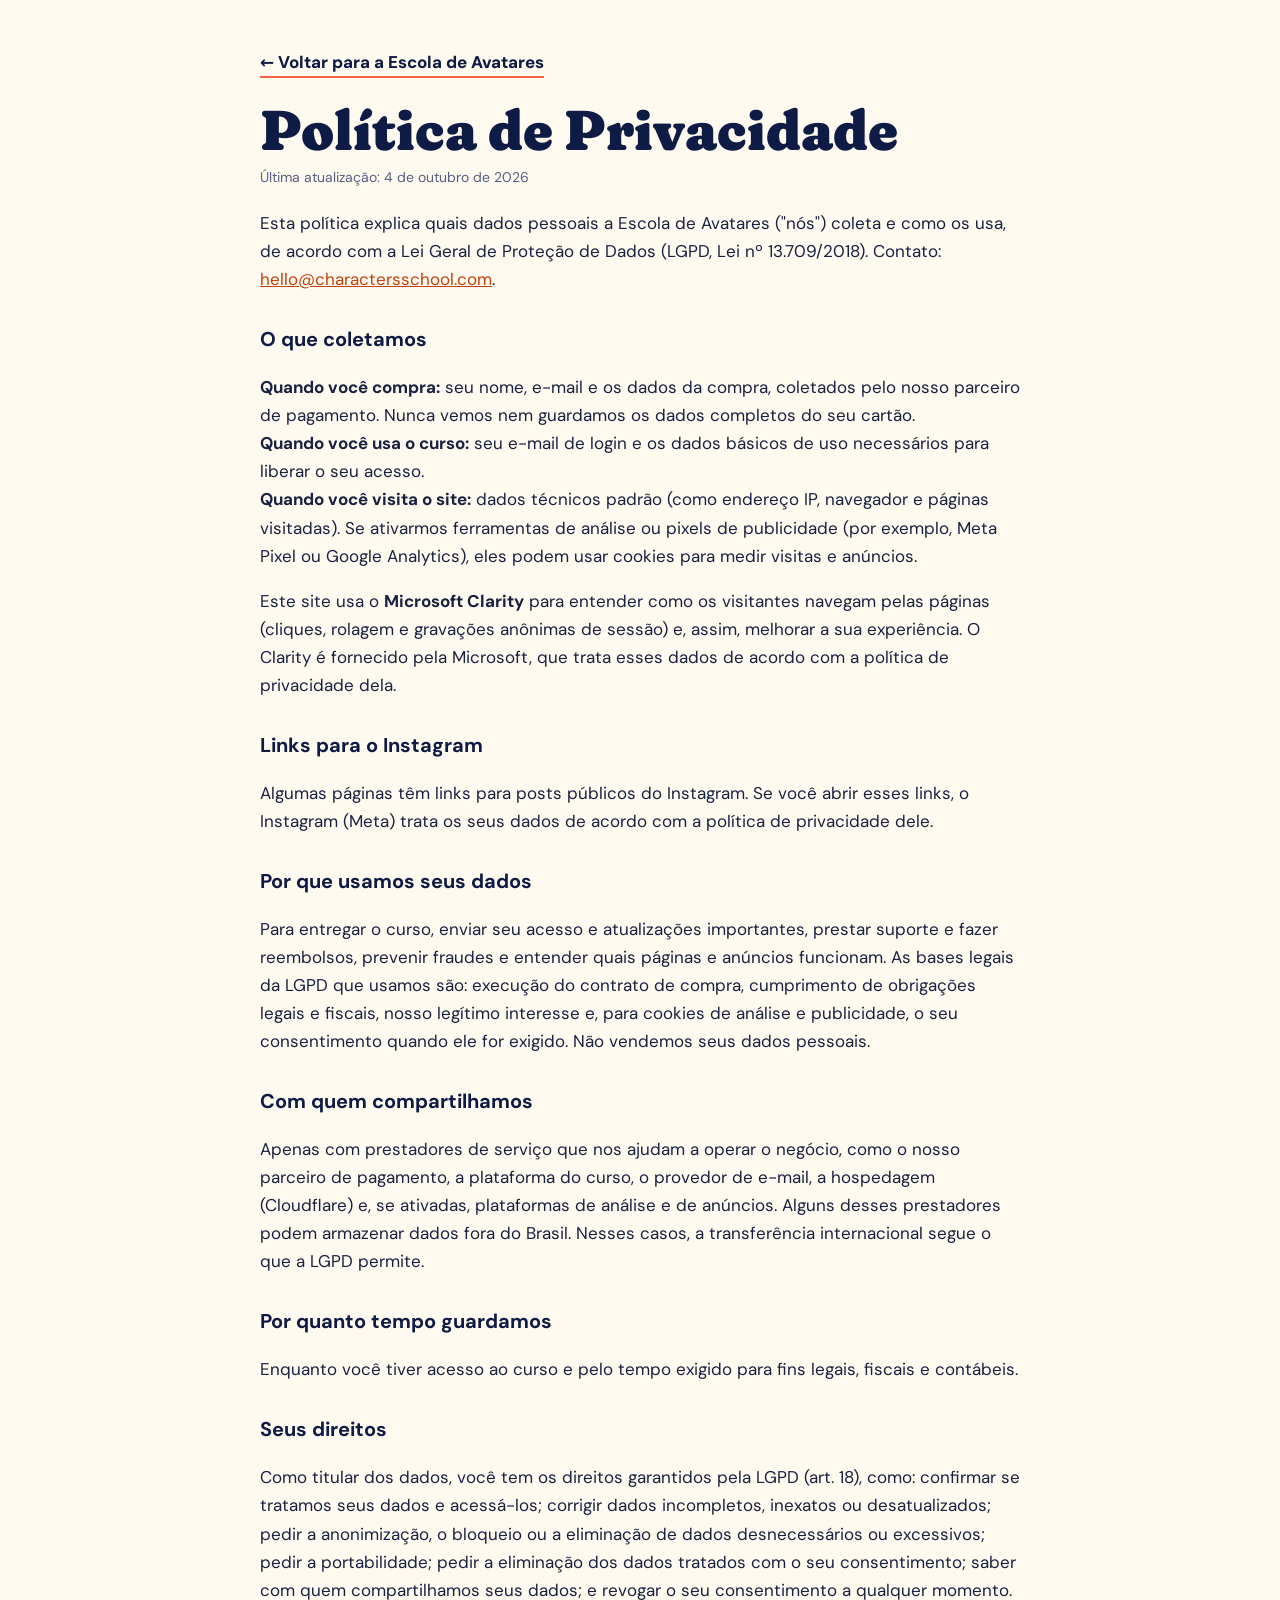
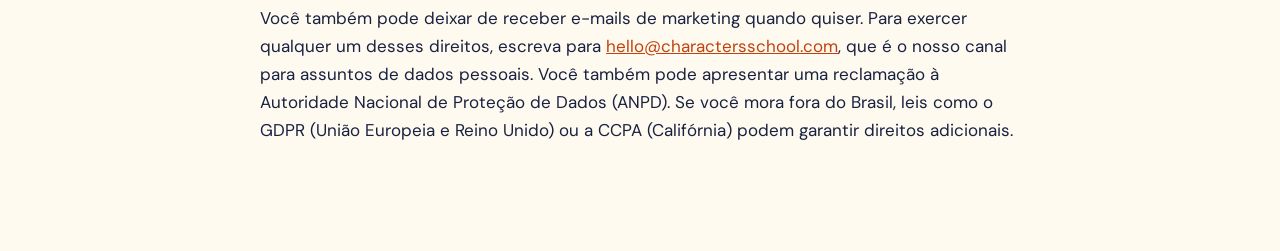
<file: br/privacidade.html>
<!DOCTYPE html><!-- Rascunho: revisar com o responsável legal antes do lançamento --><html lang="pt-BR"><head><script>(function(){if(location.protocol!=='file:')return;function s(){if(document.getElementById('__site_host_notice'))return;var d=document.createElement('div');d.id='__site_host_notice';d.style.cssText='position:fixed;inset:0;z-index:2147483647;background:#0A0A0A;color:#fff;display:flex;align-items:center;justify-content:center;padding:24px;font-family:system-ui,-apple-system,Segoe UI,Roboto,Helvetica,Arial,sans-serif';d.innerHTML='<div style="max-width:440px;text-align:center;line-height:1.55"><div style="font-size:20px;font-weight:600;margin-bottom:12px">Quase l&aacute;: seu site precisa estar publicado</div><div style="opacity:.85;font-size:15px">Abrir o arquivo direto no computador n&atilde;o funciona, &eacute; uma prote&ccedil;&atilde;o do navegador. Para ver seu site, publique esta pasta em qualquer hospedagem de sites.</div><div style="opacity:.7;font-size:13px;margin-top:14px">Jeito r&aacute;pido e gr&aacute;tis: acesse <b>app.netlify.com/drop</b> e arraste a pasta para a p&aacute;gina.</div></div>';(document.body||document.documentElement).appendChild(d);}if(document.readyState==='loading'){document.addEventListener('DOMContentLoaded',s);}else{s();}setTimeout(s,400);})();</script>
<!-- UTMify -->
<script src="https://cdn.utmify.com.br/scripts/utms/latest.js" data-utmify-prevent-xcod-sck data-utmify-prevent-subids async defer></script>
<!-- UTMify -->
<script src="https://cdn.utmify.com.br/scripts/utms/latest.js" data-utmify-prevent-xcod-sck data-utmify-prevent-subids async defer></script>
<meta charset="utf-8"><meta name="viewport" content="width=device-width, initial-scale=1">
<title>Política de Privacidade · Escola de Avatares</title>
<meta name="robots" content="noindex, nofollow">
  <link rel="stylesheet" href="../assets/css/fonts.css">
<style>
  body{margin:0;background:#fffaf0;color:#18213f;font:17px/1.65 "DM Sans",system-ui,sans-serif}
  main{width:min(760px,100% - 32px);margin:0 auto;padding:48px 0 90px}
  a{color:#c2410c}
  h1{font-family:"Fraunces",Georgia,serif;font-weight:900;font-variation-settings:"SOFT" 100,"WONK" 1;font-size:clamp(36px,6vw,56px);line-height:1;margin:24px 0 8px;color:#0e1b45}
  h2{font-size:20px;margin:30px 0 6px;color:#0e1b45}
  .back{display:inline-block;font-weight:800;text-decoration:none;border-bottom:2px solid #f2673f;color:#0e1b45}
  .upd{color:#56607f;font-size:14px;margin:0 0 20px}
</style>

</head>
<body><main>
<a class="back" href="./">← Voltar para a Escola de Avatares</a>
<h1>Política de Privacidade</h1>
<p class="upd">Última atualização: 4 de outubro de 2026</p>
<p>Esta política explica quais dados pessoais a Escola de Avatares ("nós") coleta e como os usa, de acordo com a Lei Geral de Proteção de Dados (LGPD, Lei nº 13.709/2018). Contato: <a href="mailto:hello@charactersschool.com">hello@charactersschool.com</a>.</p>
<h2>O que coletamos</h2><p><b>Quando você compra:</b> seu nome, e-mail e os dados da compra, coletados pelo nosso parceiro de pagamento. Nunca vemos nem guardamos os dados completos do seu cartão.<br><b>Quando você usa o curso:</b> seu e-mail de login e os dados básicos de uso necessários para liberar o seu acesso.<br><b>Quando você visita o site:</b> dados técnicos padrão (como endereço IP, navegador e páginas visitadas). Se ativarmos ferramentas de análise ou pixels de publicidade (por exemplo, Meta Pixel ou Google Analytics), eles podem usar cookies para medir visitas e anúncios.</p>
<p>Este site usa o <b>Microsoft Clarity</b> para entender como os visitantes navegam pelas páginas (cliques, rolagem e gravações anônimas de sessão) e, assim, melhorar a sua experiência. O Clarity é fornecido pela Microsoft, que trata esses dados de acordo com a política de privacidade dela.</p>
<h2>Links para o Instagram</h2><p>Algumas páginas têm links para posts públicos do Instagram. Se você abrir esses links, o Instagram (Meta) trata os seus dados de acordo com a política de privacidade dele.</p>
<h2>Por que usamos seus dados</h2><p>Para entregar o curso, enviar seu acesso e atualizações importantes, prestar suporte e fazer reembolsos, prevenir fraudes e entender quais páginas e anúncios funcionam. As bases legais da LGPD que usamos são: execução do contrato de compra, cumprimento de obrigações legais e fiscais, nosso legítimo interesse e, para cookies de análise e publicidade, o seu consentimento quando ele for exigido. Não vendemos seus dados pessoais.</p>
<h2>Com quem compartilhamos</h2><p>Apenas com prestadores de serviço que nos ajudam a operar o negócio, como o nosso parceiro de pagamento, a plataforma do curso, o provedor de e-mail, a hospedagem (Cloudflare) e, se ativadas, plataformas de análise e de anúncios. Alguns desses prestadores podem armazenar dados fora do Brasil. Nesses casos, a transferência internacional segue o que a LGPD permite.</p>
<h2>Por quanto tempo guardamos</h2><p>Enquanto você tiver acesso ao curso e pelo tempo exigido para fins legais, fiscais e contábeis.</p>
<h2>Seus direitos</h2><p>Como titular dos dados, você tem os direitos garantidos pela LGPD (art. 18), como: confirmar se tratamos seus dados e acessá-los; corrigir dados incompletos, inexatos ou desatualizados; pedir a anonimização, o bloqueio ou a eliminação de dados desnecessários ou excessivos; pedir a portabilidade; pedir a eliminação dos dados tratados com o seu consentimento; saber com quem compartilhamos seus dados; e revogar o seu consentimento a qualquer momento. Você também pode deixar de receber e-mails de marketing quando quiser. Para exercer qualquer um desses direitos, escreva para <a href="mailto:hello@charactersschool.com">hello@charactersschool.com</a>, que é o nosso canal para assuntos de dados pessoais. Você também pode apresentar uma reclamação à Autoridade Nacional de Proteção de Dados (ANPD). Se você mora fora do Brasil, leis como o GDPR (União Europeia e Reino Unido) ou a CCPA (Califórnia) podem garantir direitos adicionais.</p>
</main><!-- Vercel Web Analytics (só analytics; Speed Insights fica desligado de propósito) -->
<script>window.va = window.va || function () { (window.vaq = window.vaq || []).push(arguments); };</script>
<script defer="" src="/_vercel/insights/script.js"></script>

</body></html>
</file>
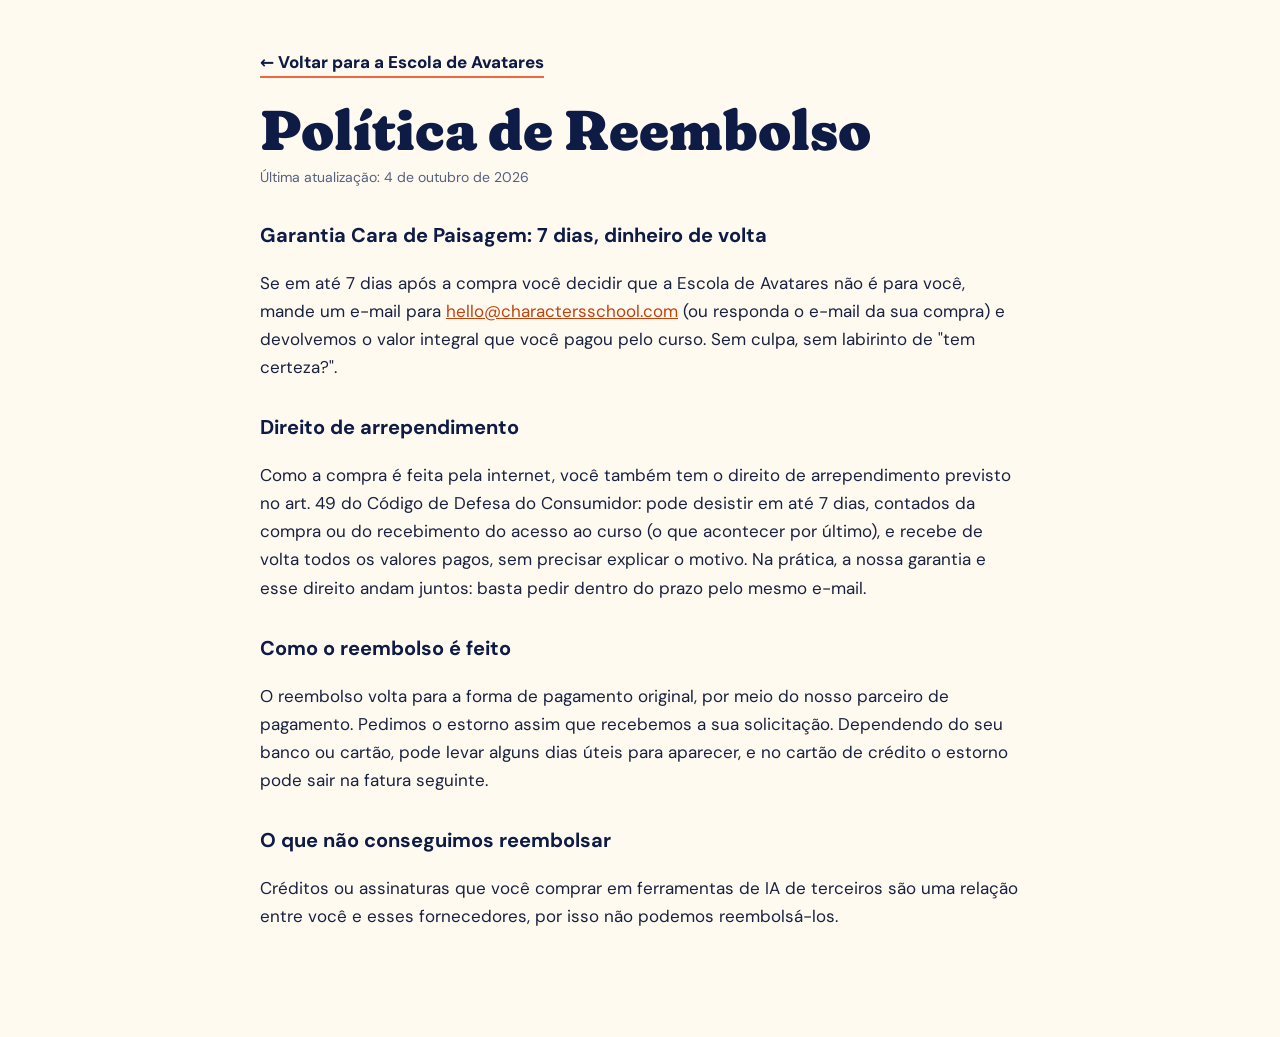
<file: br/reembolso.html>
<!DOCTYPE html><!-- Rascunho: revisar com o responsável legal antes do lançamento --><html lang="pt-BR"><head><script>(function(){if(location.protocol!=='file:')return;function s(){if(document.getElementById('__site_host_notice'))return;var d=document.createElement('div');d.id='__site_host_notice';d.style.cssText='position:fixed;inset:0;z-index:2147483647;background:#0A0A0A;color:#fff;display:flex;align-items:center;justify-content:center;padding:24px;font-family:system-ui,-apple-system,Segoe UI,Roboto,Helvetica,Arial,sans-serif';d.innerHTML='<div style="max-width:440px;text-align:center;line-height:1.55"><div style="font-size:20px;font-weight:600;margin-bottom:12px">Quase l&aacute;: seu site precisa estar publicado</div><div style="opacity:.85;font-size:15px">Abrir o arquivo direto no computador n&atilde;o funciona, &eacute; uma prote&ccedil;&atilde;o do navegador. Para ver seu site, publique esta pasta em qualquer hospedagem de sites.</div><div style="opacity:.7;font-size:13px;margin-top:14px">Jeito r&aacute;pido e gr&aacute;tis: acesse <b>app.netlify.com/drop</b> e arraste a pasta para a p&aacute;gina.</div></div>';(document.body||document.documentElement).appendChild(d);}if(document.readyState==='loading'){document.addEventListener('DOMContentLoaded',s);}else{s();}setTimeout(s,400);})();</script>
<!-- UTMify -->
<script src="https://cdn.utmify.com.br/scripts/utms/latest.js" data-utmify-prevent-xcod-sck data-utmify-prevent-subids async defer></script>
<!-- UTMify -->
<script src="https://cdn.utmify.com.br/scripts/utms/latest.js" data-utmify-prevent-xcod-sck data-utmify-prevent-subids async defer></script>
<meta charset="utf-8"><meta name="viewport" content="width=device-width, initial-scale=1">
<title>Política de Reembolso · Escola de Avatares</title>
<meta name="robots" content="noindex, nofollow">
  <link rel="stylesheet" href="../assets/css/fonts.css">
<style>
  body{margin:0;background:#fffaf0;color:#18213f;font:17px/1.65 "DM Sans",system-ui,sans-serif}
  main{width:min(760px,100% - 32px);margin:0 auto;padding:48px 0 90px}
  a{color:#c2410c}
  h1{font-family:"Fraunces",Georgia,serif;font-weight:900;font-variation-settings:"SOFT" 100,"WONK" 1;font-size:clamp(36px,6vw,56px);line-height:1;margin:24px 0 8px;color:#0e1b45}
  h2{font-size:20px;margin:30px 0 6px;color:#0e1b45}
  .back{display:inline-block;font-weight:800;text-decoration:none;border-bottom:2px solid #f2673f;color:#0e1b45}
  .upd{color:#56607f;font-size:14px;margin:0 0 20px}
</style>

</head>
<body><main>
<a class="back" href="./">← Voltar para a Escola de Avatares</a>
<h1>Política de Reembolso</h1>
<p class="upd">Última atualização: 4 de outubro de 2026</p>
<h2>Garantia Cara de Paisagem: 7 dias, dinheiro de volta</h2>
<p>Se em até 7 dias após a compra você decidir que a Escola de Avatares não é para você, mande um e-mail para <a href="mailto:hello@charactersschool.com">hello@charactersschool.com</a> (ou responda o e-mail da sua compra) e devolvemos o valor integral que você pagou pelo curso. Sem culpa, sem labirinto de "tem certeza?".</p>
<h2>Direito de arrependimento</h2><p>Como a compra é feita pela internet, você também tem o direito de arrependimento previsto no art. 49 do Código de Defesa do Consumidor: pode desistir em até 7 dias, contados da compra ou do recebimento do acesso ao curso (o que acontecer por último), e recebe de volta todos os valores pagos, sem precisar explicar o motivo. Na prática, a nossa garantia e esse direito andam juntos: basta pedir dentro do prazo pelo mesmo e-mail.</p>
<h2>Como o reembolso é feito</h2><p>O reembolso volta para a forma de pagamento original, por meio do nosso parceiro de pagamento. Pedimos o estorno assim que recebemos a sua solicitação. Dependendo do seu banco ou cartão, pode levar alguns dias úteis para aparecer, e no cartão de crédito o estorno pode sair na fatura seguinte.</p>
<h2>O que não conseguimos reembolsar</h2><p>Créditos ou assinaturas que você comprar em ferramentas de IA de terceiros são uma relação entre você e esses fornecedores, por isso não podemos reembolsá-los.</p>
</main><!-- Vercel Web Analytics (só analytics; Speed Insights fica desligado de propósito) -->
<script>window.va = window.va || function () { (window.vaq = window.vaq || []).push(arguments); };</script>
<script defer="" src="/_vercel/insights/script.js"></script>

</body></html>
</file>
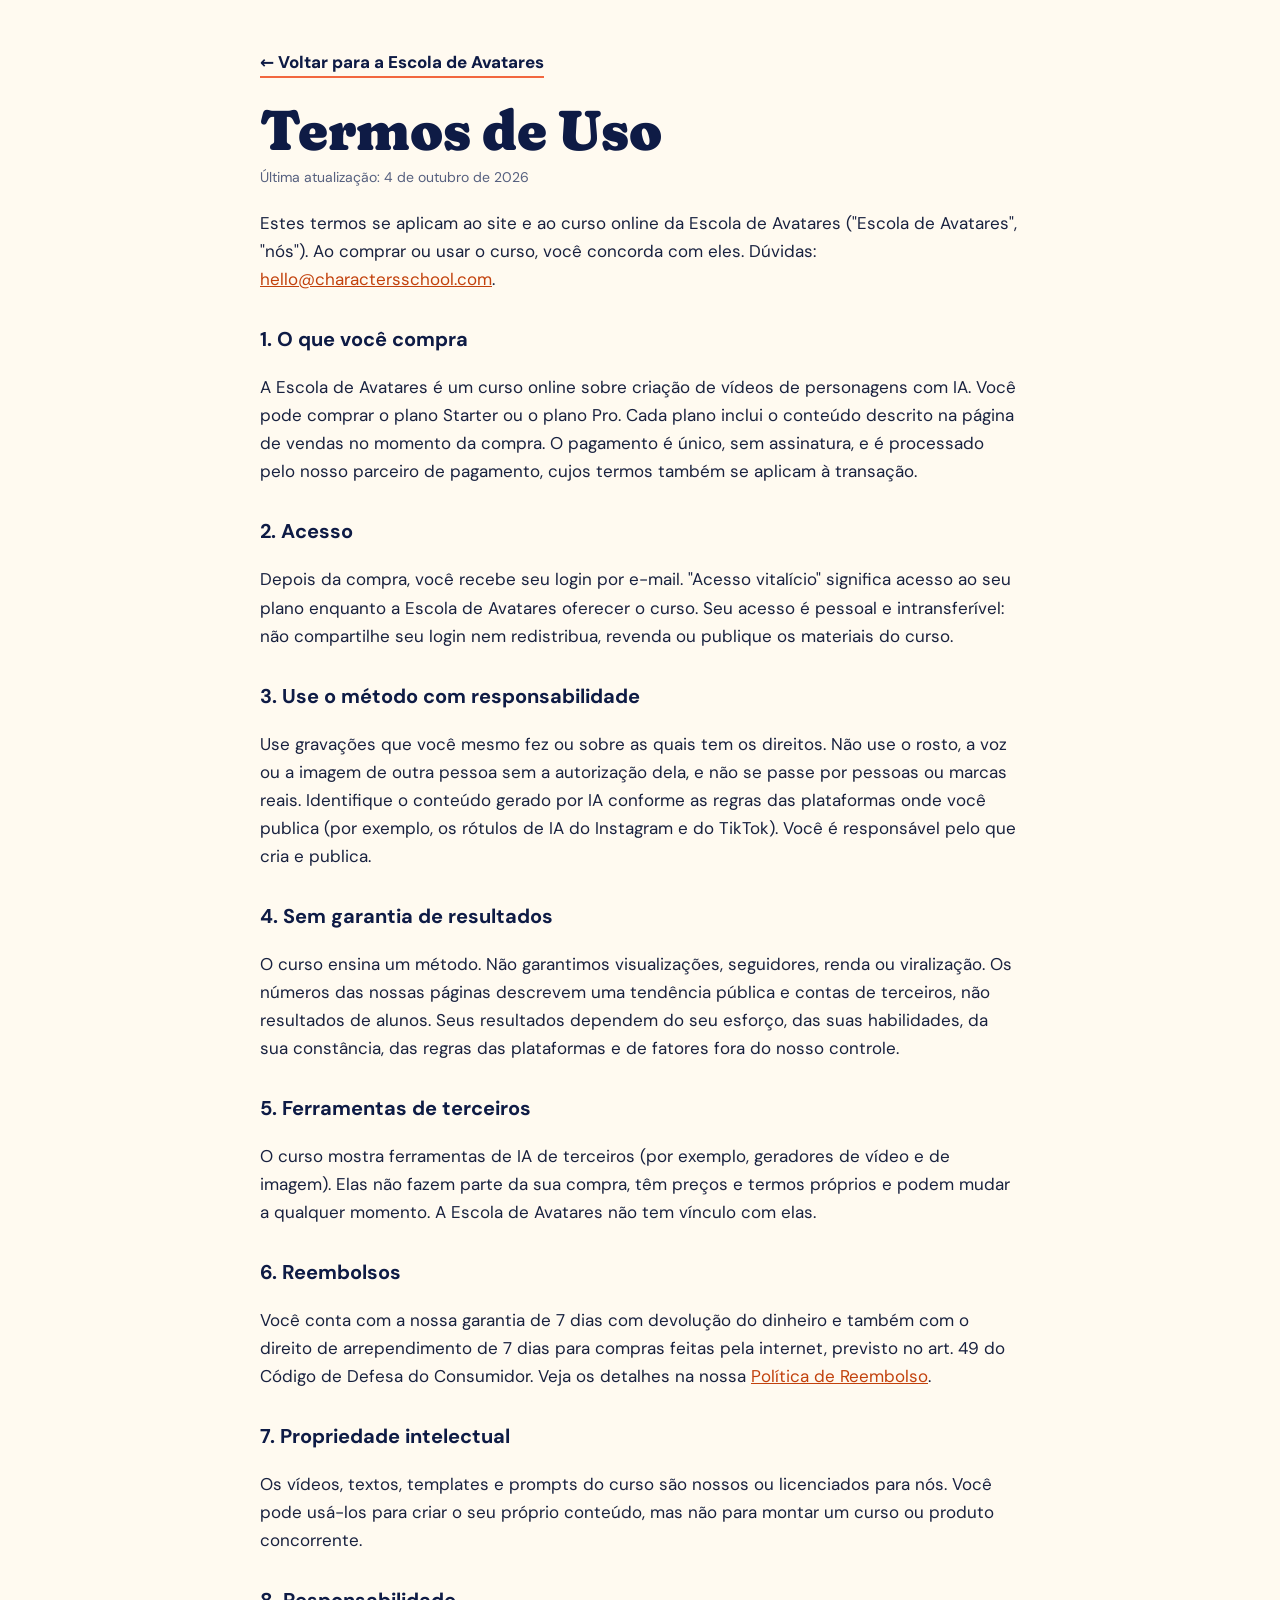
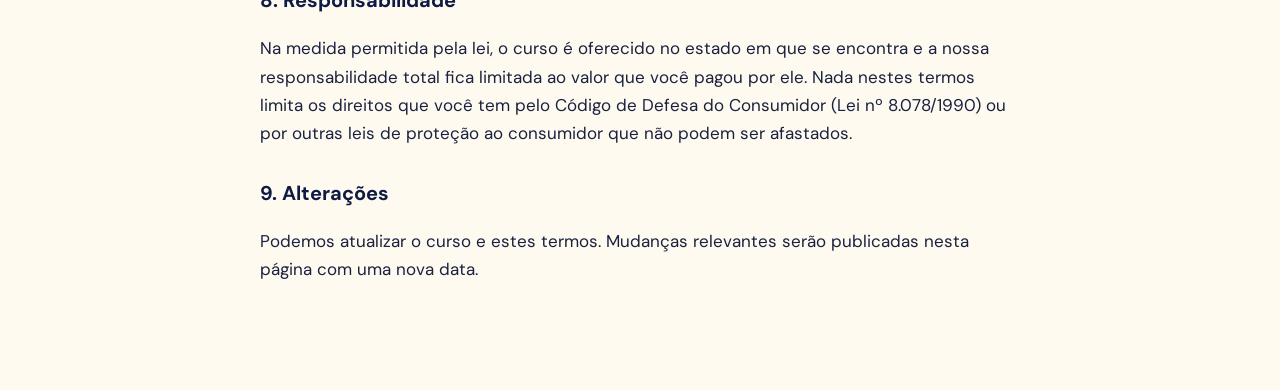
<file: br/termos.html>
<!DOCTYPE html><!-- Rascunho: revisar com o responsável legal antes do lançamento --><html lang="pt-BR"><head><script>(function(){if(location.protocol!=='file:')return;function s(){if(document.getElementById('__site_host_notice'))return;var d=document.createElement('div');d.id='__site_host_notice';d.style.cssText='position:fixed;inset:0;z-index:2147483647;background:#0A0A0A;color:#fff;display:flex;align-items:center;justify-content:center;padding:24px;font-family:system-ui,-apple-system,Segoe UI,Roboto,Helvetica,Arial,sans-serif';d.innerHTML='<div style="max-width:440px;text-align:center;line-height:1.55"><div style="font-size:20px;font-weight:600;margin-bottom:12px">Quase l&aacute;: seu site precisa estar publicado</div><div style="opacity:.85;font-size:15px">Abrir o arquivo direto no computador n&atilde;o funciona, &eacute; uma prote&ccedil;&atilde;o do navegador. Para ver seu site, publique esta pasta em qualquer hospedagem de sites.</div><div style="opacity:.7;font-size:13px;margin-top:14px">Jeito r&aacute;pido e gr&aacute;tis: acesse <b>app.netlify.com/drop</b> e arraste a pasta para a p&aacute;gina.</div></div>';(document.body||document.documentElement).appendChild(d);}if(document.readyState==='loading'){document.addEventListener('DOMContentLoaded',s);}else{s();}setTimeout(s,400);})();</script>
<!-- UTMify -->
<script src="https://cdn.utmify.com.br/scripts/utms/latest.js" data-utmify-prevent-xcod-sck data-utmify-prevent-subids async defer></script>
<!-- UTMify -->
<script src="https://cdn.utmify.com.br/scripts/utms/latest.js" data-utmify-prevent-xcod-sck data-utmify-prevent-subids async defer></script>
<meta charset="utf-8"><meta name="viewport" content="width=device-width, initial-scale=1">
<title>Termos de Uso · Escola de Avatares</title>
<meta name="robots" content="noindex, nofollow">
  <link rel="stylesheet" href="../assets/css/fonts.css">
<style>
  body{margin:0;background:#fffaf0;color:#18213f;font:17px/1.65 "DM Sans",system-ui,sans-serif}
  main{width:min(760px,100% - 32px);margin:0 auto;padding:48px 0 90px}
  a{color:#c2410c}
  h1{font-family:"Fraunces",Georgia,serif;font-weight:900;font-variation-settings:"SOFT" 100,"WONK" 1;font-size:clamp(36px,6vw,56px);line-height:1;margin:24px 0 8px;color:#0e1b45}
  h2{font-size:20px;margin:30px 0 6px;color:#0e1b45}
  .back{display:inline-block;font-weight:800;text-decoration:none;border-bottom:2px solid #f2673f;color:#0e1b45}
  .upd{color:#56607f;font-size:14px;margin:0 0 20px}
</style>

</head>
<body><main>
<a class="back" href="./">← Voltar para a Escola de Avatares</a>
<h1>Termos de Uso</h1>
<p class="upd">Última atualização: 4 de outubro de 2026</p>
<p>Estes termos se aplicam ao site e ao curso online da Escola de Avatares ("Escola de Avatares", "nós"). Ao comprar ou usar o curso, você concorda com eles. Dúvidas: <a href="mailto:hello@charactersschool.com">hello@charactersschool.com</a>.</p>
<h2>1. O que você compra</h2><p>A Escola de Avatares é um curso online sobre criação de vídeos de personagens com IA. Você pode comprar o plano Starter ou o plano Pro. Cada plano inclui o conteúdo descrito na página de vendas no momento da compra. O pagamento é único, sem assinatura, e é processado pelo nosso parceiro de pagamento, cujos termos também se aplicam à transação.</p>
<h2>2. Acesso</h2><p>Depois da compra, você recebe seu login por e-mail. "Acesso vitalício" significa acesso ao seu plano enquanto a Escola de Avatares oferecer o curso. Seu acesso é pessoal e intransferível: não compartilhe seu login nem redistribua, revenda ou publique os materiais do curso.</p>
<h2>3. Use o método com responsabilidade</h2><p>Use gravações que você mesmo fez ou sobre as quais tem os direitos. Não use o rosto, a voz ou a imagem de outra pessoa sem a autorização dela, e não se passe por pessoas ou marcas reais. Identifique o conteúdo gerado por IA conforme as regras das plataformas onde você publica (por exemplo, os rótulos de IA do Instagram e do TikTok). Você é responsável pelo que cria e publica.</p>
<h2>4. Sem garantia de resultados</h2><p>O curso ensina um método. Não garantimos visualizações, seguidores, renda ou viralização. Os números das nossas páginas descrevem uma tendência pública e contas de terceiros, não resultados de alunos. Seus resultados dependem do seu esforço, das suas habilidades, da sua constância, das regras das plataformas e de fatores fora do nosso controle.</p>
<h2>5. Ferramentas de terceiros</h2><p>O curso mostra ferramentas de IA de terceiros (por exemplo, geradores de vídeo e de imagem). Elas não fazem parte da sua compra, têm preços e termos próprios e podem mudar a qualquer momento. A Escola de Avatares não tem vínculo com elas.</p>
<h2>6. Reembolsos</h2><p>Você conta com a nossa garantia de 7 dias com devolução do dinheiro e também com o direito de arrependimento de 7 dias para compras feitas pela internet, previsto no art. 49 do Código de Defesa do Consumidor. Veja os detalhes na nossa <a href="reembolso.html">Política de Reembolso</a>.</p>
<h2>7. Propriedade intelectual</h2><p>Os vídeos, textos, templates e prompts do curso são nossos ou licenciados para nós. Você pode usá-los para criar o seu próprio conteúdo, mas não para montar um curso ou produto concorrente.</p>
<h2>8. Responsabilidade</h2><p>Na medida permitida pela lei, o curso é oferecido no estado em que se encontra e a nossa responsabilidade total fica limitada ao valor que você pagou por ele. Nada nestes termos limita os direitos que você tem pelo Código de Defesa do Consumidor (Lei nº 8.078/1990) ou por outras leis de proteção ao consumidor que não podem ser afastados.</p>
<h2>9. Alterações</h2><p>Podemos atualizar o curso e estes termos. Mudanças relevantes serão publicadas nesta página com uma nova data.</p>
</main><!-- Vercel Web Analytics (só analytics; Speed Insights fica desligado de propósito) -->
<script>window.va = window.va || function () { (window.vaq = window.vaq || []).push(arguments); };</script>
<script defer="" src="/_vercel/insights/script.js"></script>

</body></html>
</file>
<file: assets/css/fonts.css>
/* DM Sans normal latin-ext */
@font-face {
  font-family: 'DM Sans';
  font-style: normal;
  font-weight: 400 900;
  font-display: swap;
  src: url(../fonts/dmsans-normal-latin-ext.woff2) format('woff2');
  unicode-range: U+0100-02BA, U+02BD-02C5, U+02C7-02CC, U+02CE-02D7, U+02DD-02FF, U+0304, U+0308, U+0329, U+1D00-1DBF, U+1E00-1E9F, U+1EF2-1EFF, U+2020, U+20A0-20AB, U+20AD-20C4, U+2113, U+2C60-2C7F, U+A720-A7FF;
}
/* DM Sans normal latin */
@font-face {
  font-family: 'DM Sans';
  font-style: normal;
  font-weight: 400 900;
  font-display: swap;
  src: url(../fonts/dmsans-normal-latin.woff2) format('woff2');
  unicode-range: U+0000-00FF, U+0131, U+0152-0153, U+02BB-02BC, U+02C6, U+02DA, U+02DC, U+0304, U+0308, U+0329, U+2000-206F, U+20AC, U+2122, U+2191, U+2193, U+2212, U+2215, U+FEFF, U+FFFD;
}
/* Fraunces italic latin-ext */
@font-face {
  font-family: 'Fraunces';
  font-style: italic;
  font-weight: 700 900;
  font-display: swap;
  src: url(../fonts/fraunces-italic-latin-ext.woff2) format('woff2');
  unicode-range: U+0100-02BA, U+02BD-02C5, U+02C7-02CC, U+02CE-02D7, U+02DD-02FF, U+0304, U+0308, U+0329, U+1D00-1DBF, U+1E00-1E9F, U+1EF2-1EFF, U+2020, U+20A0-20AB, U+20AD-20C4, U+2113, U+2C60-2C7F, U+A720-A7FF;
}
/* Fraunces italic latin */
@font-face {
  font-family: 'Fraunces';
  font-style: italic;
  font-weight: 700 900;
  font-display: swap;
  src: url(../fonts/fraunces-italic-latin.woff2) format('woff2');
  unicode-range: U+0000-00FF, U+0131, U+0152-0153, U+02BB-02BC, U+02C6, U+02DA, U+02DC, U+0304, U+0308, U+0329, U+2000-206F, U+20AC, U+2122, U+2191, U+2193, U+2212, U+2215, U+FEFF, U+FFFD;
}
/* Fraunces normal latin-ext */
@font-face {
  font-family: 'Fraunces';
  font-style: normal;
  font-weight: 700 900;
  font-display: swap;
  src: url(../fonts/fraunces-normal-latin-ext.woff2) format('woff2');
  unicode-range: U+0100-02BA, U+02BD-02C5, U+02C7-02CC, U+02CE-02D7, U+02DD-02FF, U+0304, U+0308, U+0329, U+1D00-1DBF, U+1E00-1E9F, U+1EF2-1EFF, U+2020, U+20A0-20AB, U+20AD-20C4, U+2113, U+2C60-2C7F, U+A720-A7FF;
}
/* Fraunces normal latin */
@font-face {
  font-family: 'Fraunces';
  font-style: normal;
  font-weight: 700 900;
  font-display: swap;
  src: url(../fonts/fraunces-normal-latin.woff2) format('woff2');
  unicode-range: U+0000-00FF, U+0131, U+0152-0153, U+02BB-02BC, U+02C6, U+02DA, U+02DC, U+0304, U+0308, U+0329, U+2000-206F, U+20AC, U+2122, U+2191, U+2193, U+2212, U+2215, U+FEFF, U+FFFD;
}
/* Special Elite normal latin-ext */
@font-face {
  font-family: 'Special Elite';
  font-style: normal;
  font-weight: 400;
  font-display: swap;
  src: url(../fonts/specialelite-normal-latin-ext.woff2) format('woff2');
  unicode-range: U+0100-02BA, U+02BD-02C5, U+02C7-02CC, U+02CE-02D7, U+02DD-02FF, U+0304, U+0308, U+0329, U+1D00-1DBF, U+1E00-1E9F, U+1EF2-1EFF, U+2020, U+20A0-20AB, U+20AD-20C4, U+2113, U+2C60-2C7F, U+A720-A7FF;
}
/* Special Elite normal latin */
@font-face {
  font-family: 'Special Elite';
  font-style: normal;
  font-weight: 400;
  font-display: swap;
  src: url(../fonts/specialelite-normal-latin.woff2) format('woff2');
  unicode-range: U+0000-00FF, U+0131, U+0152-0153, U+02BB-02BC, U+02C6, U+02DA, U+02DC, U+0304, U+0308, U+0329, U+2000-206F, U+20AC, U+2122, U+2191, U+2193, U+2212, U+2215, U+FEFF, U+FFFD;
}
/* VT323 normal latin-ext */
@font-face {
  font-family: 'VT323';
  font-style: normal;
  font-weight: 400;
  font-display: swap;
  src: url(../fonts/vt323-normal-latin-ext.woff2) format('woff2');
  unicode-range: U+0100-02BA, U+02BD-02C5, U+02C7-02CC, U+02CE-02D7, U+02DD-02FF, U+0304, U+0308, U+0329, U+1D00-1DBF, U+1E00-1E9F, U+1EF2-1EFF, U+2020, U+20A0-20AB, U+20AD-20C4, U+2113, U+2C60-2C7F, U+A720-A7FF;
}
/* VT323 normal latin */
@font-face {
  font-family: 'VT323';
  font-style: normal;
  font-weight: 400;
  font-display: swap;
  src: url(../fonts/vt323-normal-latin.woff2) format('woff2');
  unicode-range: U+0000-00FF, U+0131, U+0152-0153, U+02BB-02BC, U+02C6, U+02DA, U+02DC, U+0304, U+0308, U+0329, U+2000-206F, U+20AC, U+2122, U+2191, U+2193, U+2212, U+2215, U+FEFF, U+FFFD;
}
</file>
